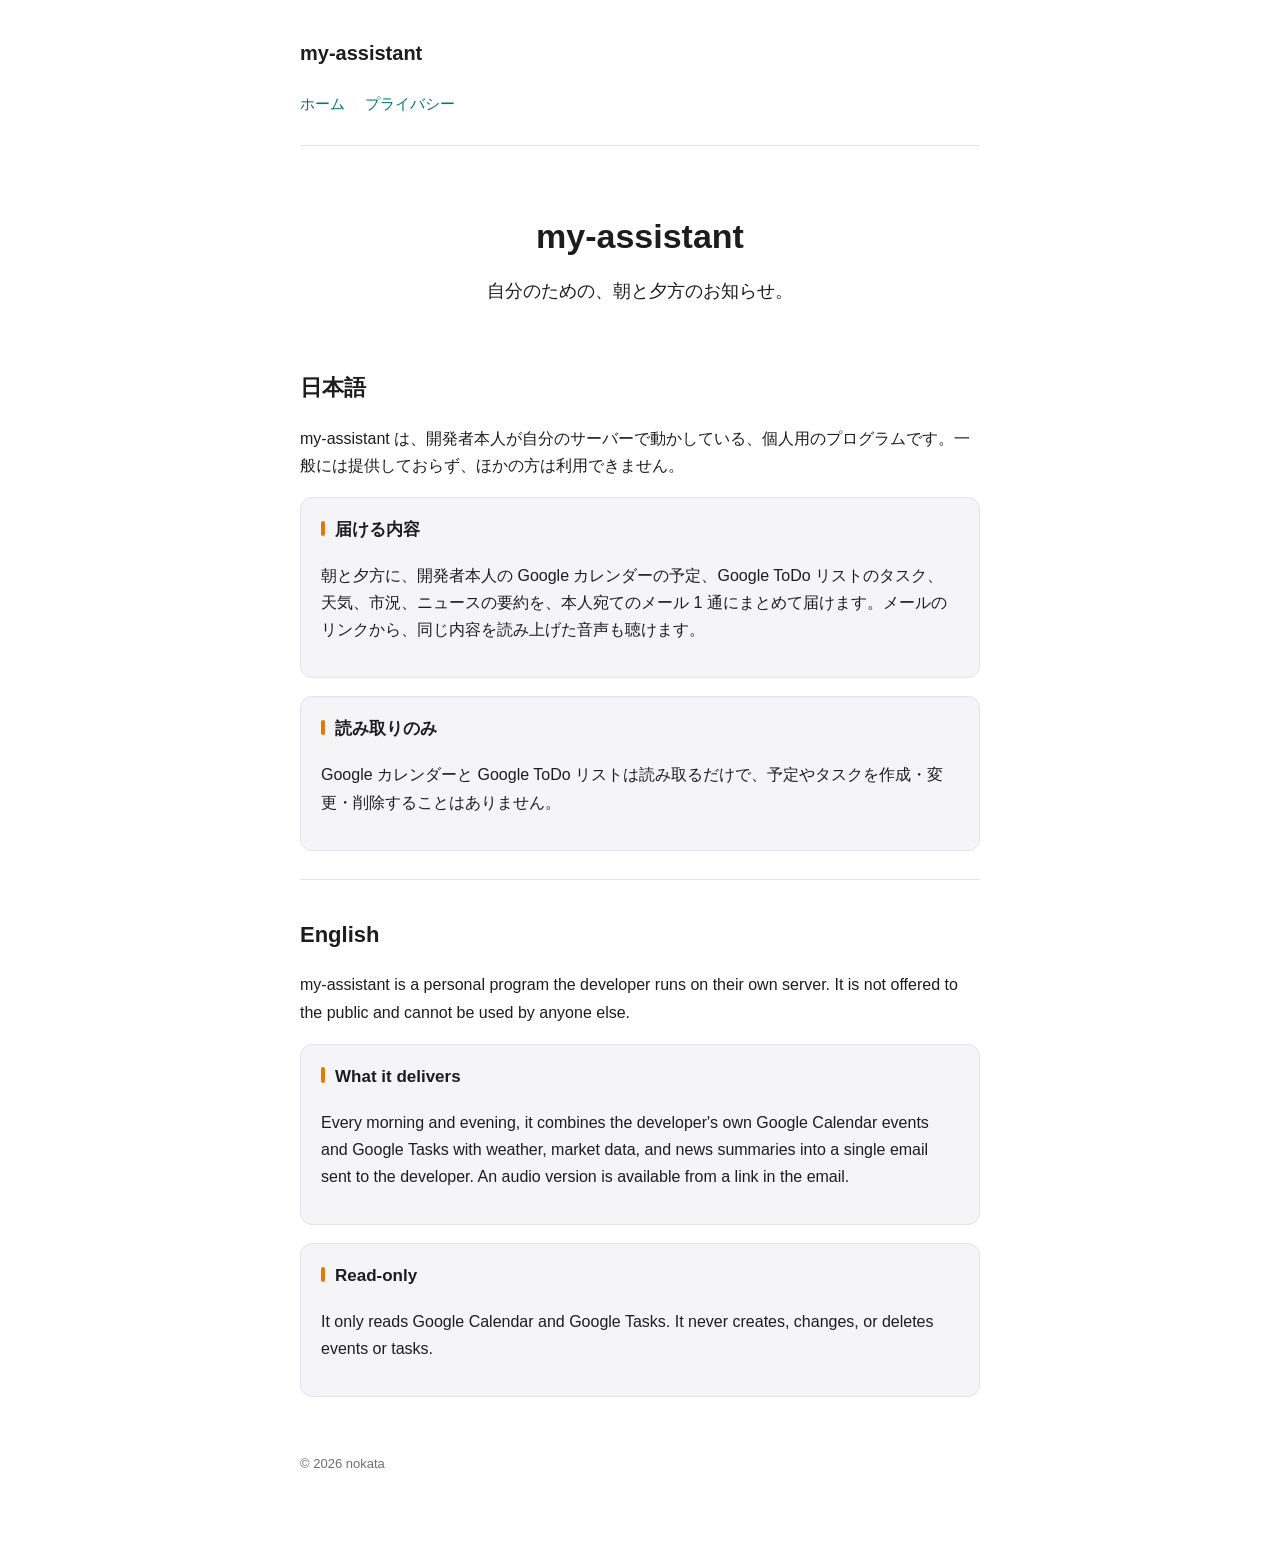
<file: index.html>
<!doctype html>
<html lang="ja">
<head>
<meta charset="utf-8">
<meta name="viewport" content="width=device-width, initial-scale=1">
<title>my-assistant — 個人用の情報配信ツール</title>
<meta name="description" content="my-assistant は、開発者本人のためだけに、予定・タスク・天気・ニュースを毎日メールで届ける個人用のプログラムです。">
<link rel="stylesheet" href="style.css">
</head>
<body>
<div class="wrap">
  <header class="site">
    <h1>my-assistant</h1>
  </header>
  <nav>
    <a href="index.html">ホーム</a>
    <a href="privacy.html">プライバシー</a>
  </nav>
  <hr>

  <div class="hero">
    <h1>my-assistant</h1>
    <p class="lead">自分のための、朝と夕方のお知らせ。</p>
  </div>

  <h2>日本語</h2>
  <p>my-assistant は、開発者本人が自分のサーバーで動かしている、個人用のプログラムです。一般には提供しておらず、ほかの方は利用できません。</p>
  <div class="card">
    <h3>届ける内容</h3>
    <p>朝と夕方に、開発者本人の Google カレンダーの予定、Google ToDo リストのタスク、天気、市況、ニュースの要約を、本人宛てのメール 1 通にまとめて届けます。メールのリンクから、同じ内容を読み上げた音声も聴けます。</p>
  </div>
  <div class="card">
    <h3>読み取りのみ</h3>
    <p>Google カレンダーと Google ToDo リストは読み取るだけで、予定やタスクを作成・変更・削除することはありません。</p>
  </div>

  <hr>

  <h2>English</h2>
  <p>my-assistant is a personal program the developer runs on their own server. It is not offered to the public and cannot be used by anyone else.</p>
  <div class="card">
    <h3>What it delivers</h3>
    <p>Every morning and evening, it combines the developer's own Google Calendar events and Google Tasks with weather, market data, and news summaries into a single email sent to the developer. An audio version is available from a link in the email.</p>
  </div>
  <div class="card">
    <h3>Read-only</h3>
    <p>It only reads Google Calendar and Google Tasks. It never creates, changes, or deletes events or tasks.</p>
  </div>

  <footer>© 2026 nokata</footer>
</div>
</body>
</html>
</file>
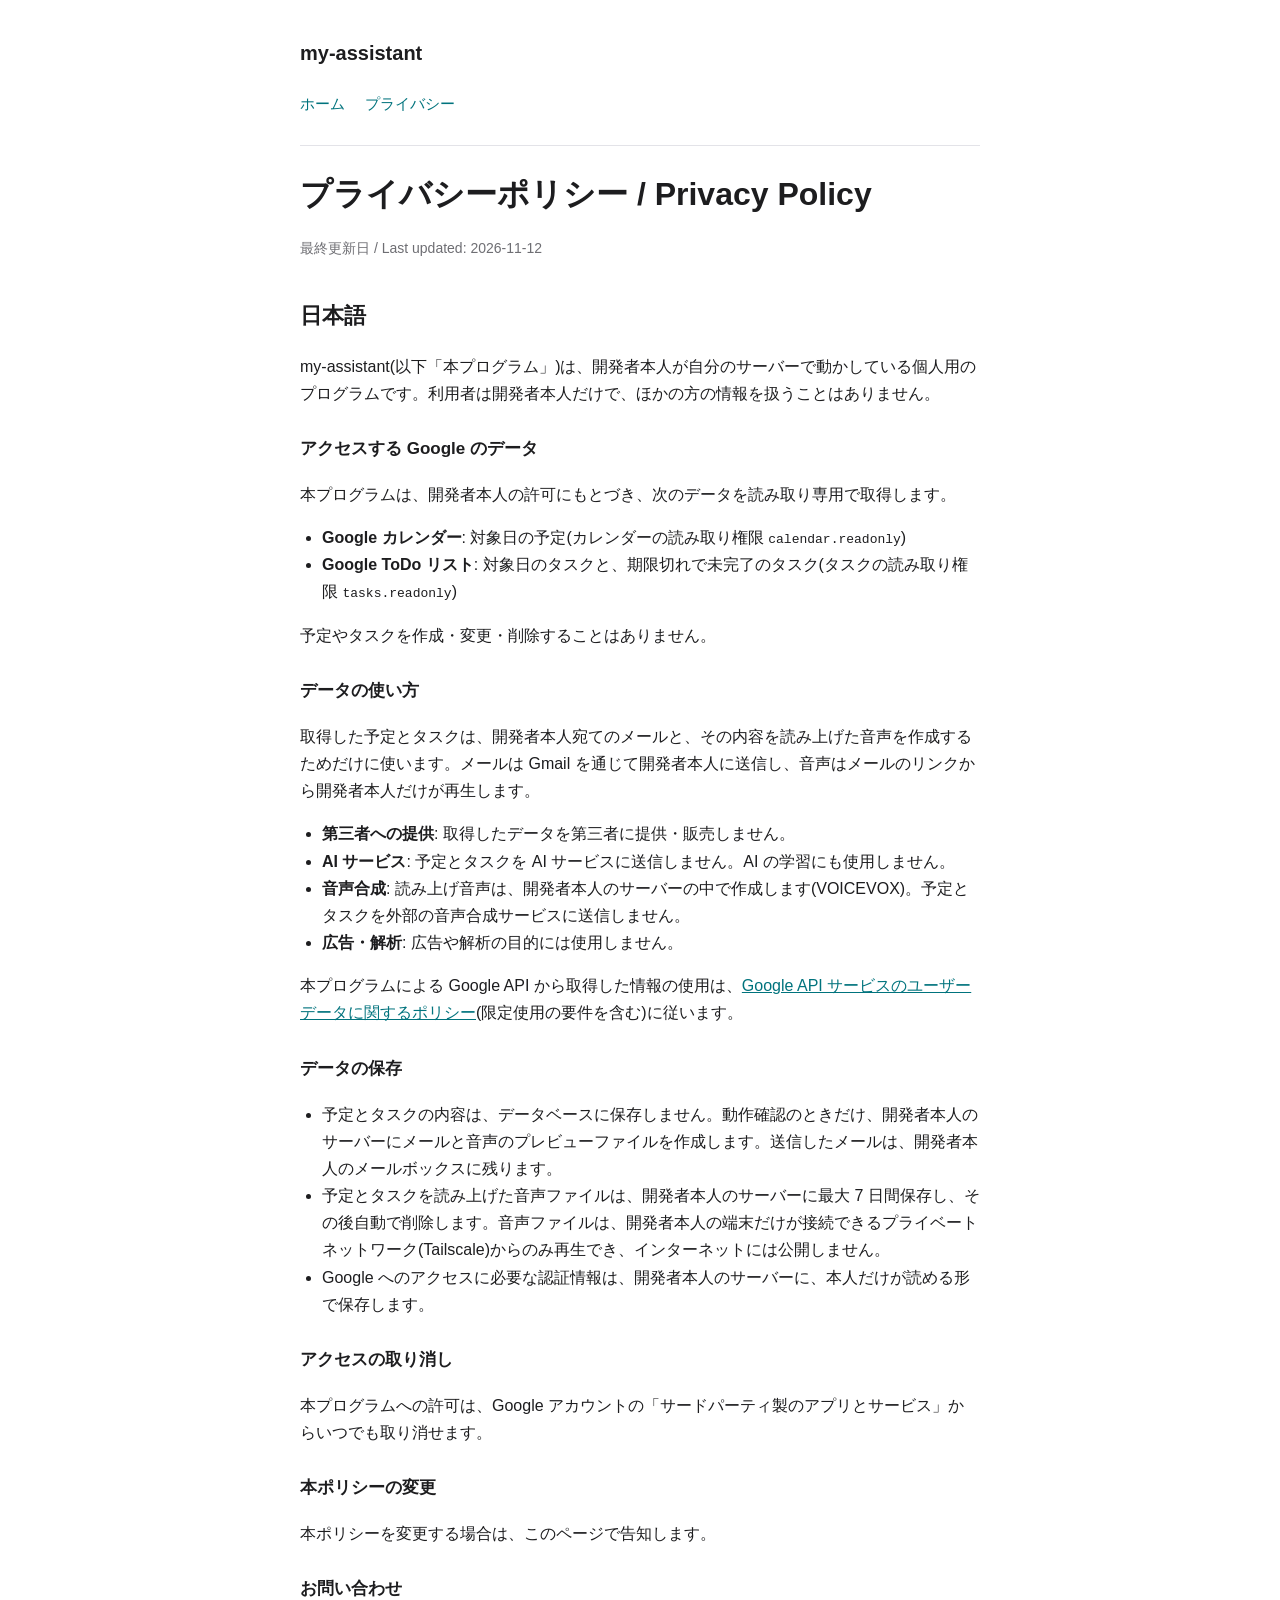
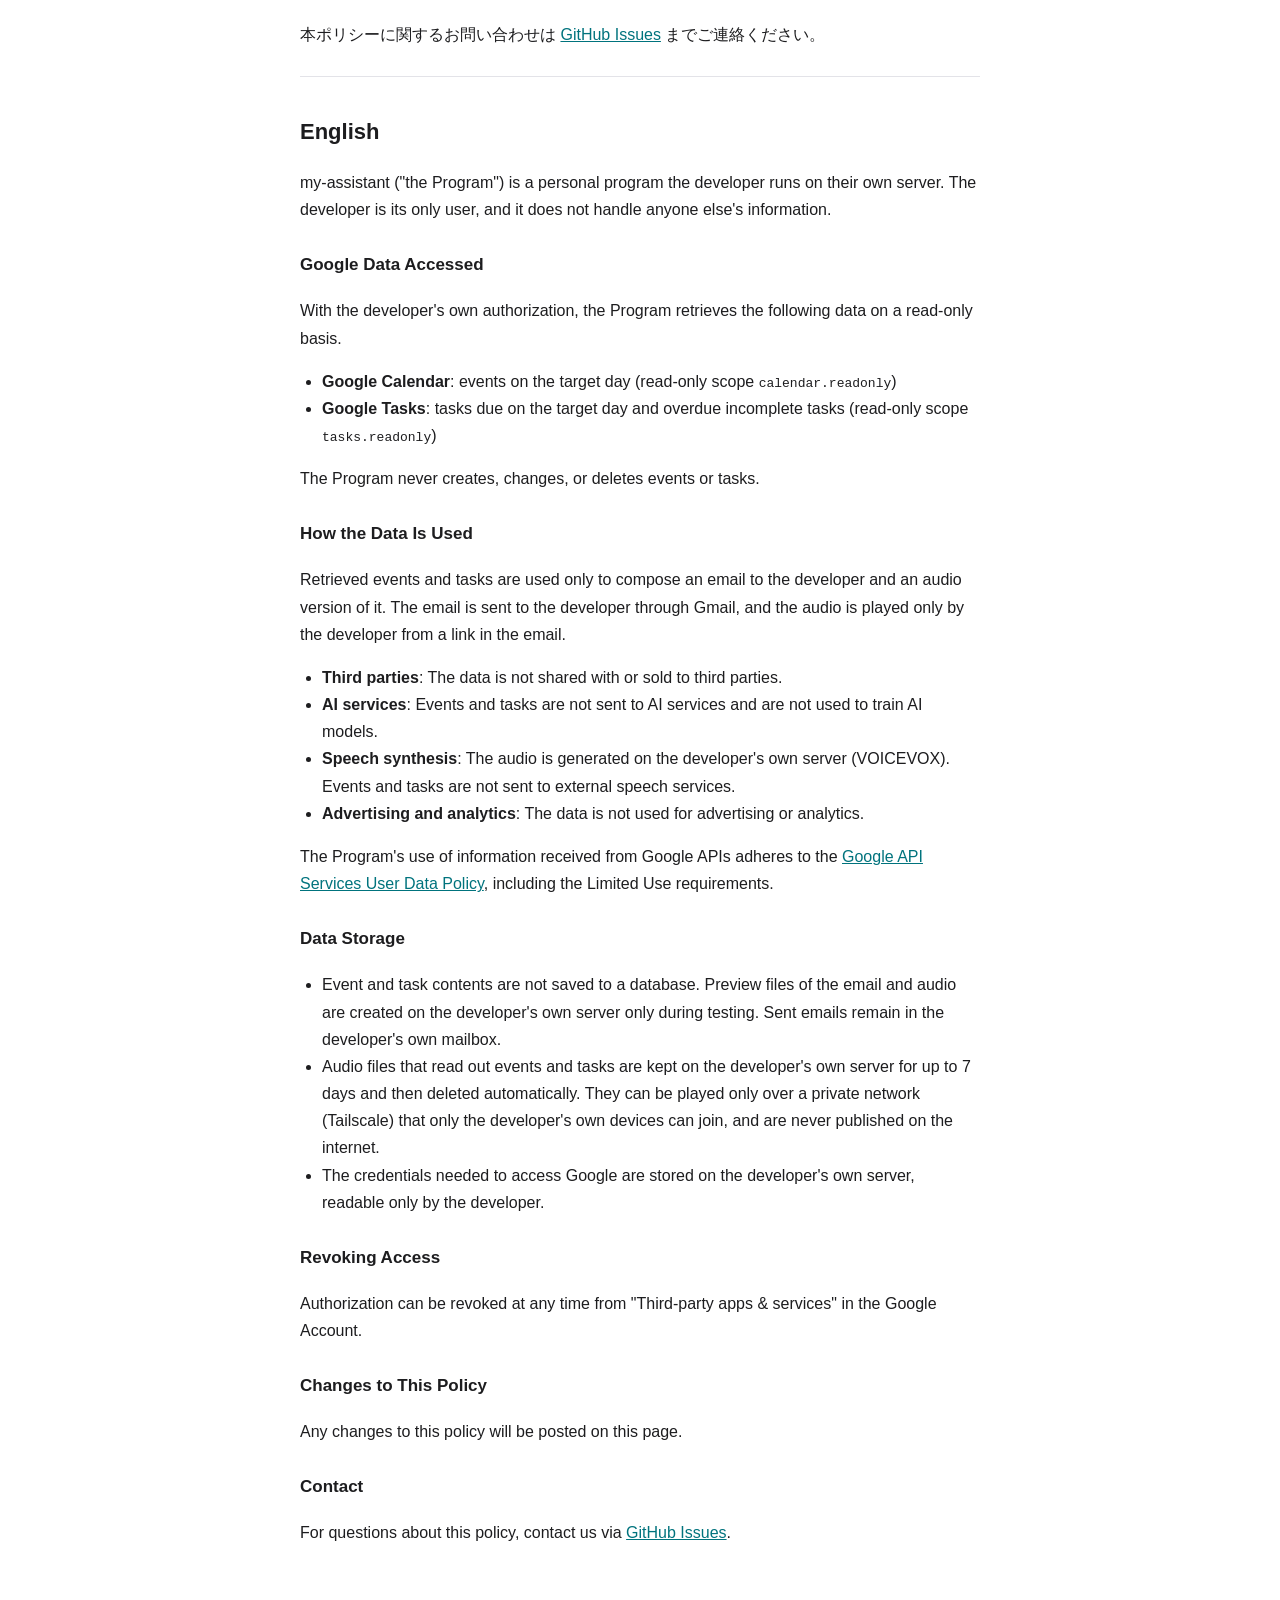
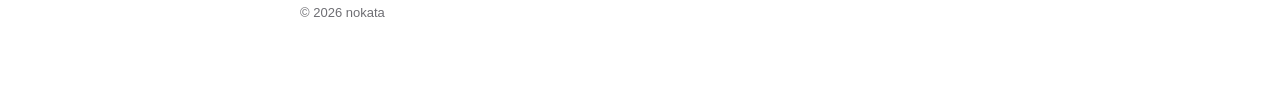
<file: privacy.html>
<!doctype html>
<html lang="ja">
<head>
<meta charset="utf-8">
<meta name="viewport" content="width=device-width, initial-scale=1">
<title>my-assistant — プライバシーポリシー / Privacy Policy</title>
<link rel="stylesheet" href="style.css">
</head>
<body>
<div class="wrap">
  <header class="site">
    <h1>my-assistant</h1>
  </header>
  <nav>
    <a href="index.html">ホーム</a>
    <a href="privacy.html">プライバシー</a>
  </nav>
  <hr>

  <h1>プライバシーポリシー / Privacy Policy</h1>
  <p class="muted">最終更新日 / Last updated: 2026-11-12</p>

  <h2>日本語</h2>
  <p>my-assistant(以下「本プログラム」)は、開発者本人が自分のサーバーで動かしている個人用のプログラムです。利用者は開発者本人だけで、ほかの方の情報を扱うことはありません。</p>

  <h3>アクセスする Google のデータ</h3>
  <p>本プログラムは、開発者本人の許可にもとづき、次のデータを読み取り専用で取得します。</p>
  <ul>
    <li><strong>Google カレンダー</strong>: 対象日の予定(カレンダーの読み取り権限 <code>calendar.readonly</code>)</li>
    <li><strong>Google ToDo リスト</strong>: 対象日のタスクと、期限切れで未完了のタスク(タスクの読み取り権限 <code>tasks.readonly</code>)</li>
  </ul>
  <p>予定やタスクを作成・変更・削除することはありません。</p>

  <h3>データの使い方</h3>
  <p>取得した予定とタスクは、開発者本人宛てのメールと、その内容を読み上げた音声を作成するためだけに使います。メールは Gmail を通じて開発者本人に送信し、音声はメールのリンクから開発者本人だけが再生します。</p>
  <ul>
    <li><strong>第三者への提供</strong>: 取得したデータを第三者に提供・販売しません。</li>
    <li><strong>AI サービス</strong>: 予定とタスクを AI サービスに送信しません。AI の学習にも使用しません。</li>
    <li><strong>音声合成</strong>: 読み上げ音声は、開発者本人のサーバーの中で作成します(VOICEVOX)。予定とタスクを外部の音声合成サービスに送信しません。</li>
    <li><strong>広告・解析</strong>: 広告や解析の目的には使用しません。</li>
  </ul>
  <p>本プログラムによる Google API から取得した情報の使用は、<a href="https://developers.google.com/terms/api-services-user-data-policy">Google API サービスのユーザーデータに関するポリシー</a>(限定使用の要件を含む)に従います。</p>

  <h3>データの保存</h3>
  <ul>
    <li>予定とタスクの内容は、データベースに保存しません。動作確認のときだけ、開発者本人のサーバーにメールと音声のプレビューファイルを作成します。送信したメールは、開発者本人のメールボックスに残ります。</li>
    <li>予定とタスクを読み上げた音声ファイルは、開発者本人のサーバーに最大 7 日間保存し、その後自動で削除します。音声ファイルは、開発者本人の端末だけが接続できるプライベートネットワーク(Tailscale)からのみ再生でき、インターネットには公開しません。</li>
    <li>Google へのアクセスに必要な認証情報は、開発者本人のサーバーに、本人だけが読める形で保存します。</li>
  </ul>

  <h3>アクセスの取り消し</h3>
  <p>本プログラムへの許可は、Google アカウントの「サードパーティ製のアプリとサービス」からいつでも取り消せます。</p>

  <h3>本ポリシーの変更</h3>
  <p>本ポリシーを変更する場合は、このページで告知します。</p>

  <h3>お問い合わせ</h3>
  <p>本ポリシーに関するお問い合わせは <a href="https://github.com/my-assistant-app/my-assistant-app.github.io/issues">GitHub Issues</a> までご連絡ください。</p>

  <hr>

  <h2>English</h2>
  <p>my-assistant ("the Program") is a personal program the developer runs on their own server. The developer is its only user, and it does not handle anyone else's information.</p>

  <h3>Google Data Accessed</h3>
  <p>With the developer's own authorization, the Program retrieves the following data on a read-only basis.</p>
  <ul>
    <li><strong>Google Calendar</strong>: events on the target day (read-only scope <code>calendar.readonly</code>)</li>
    <li><strong>Google Tasks</strong>: tasks due on the target day and overdue incomplete tasks (read-only scope <code>tasks.readonly</code>)</li>
  </ul>
  <p>The Program never creates, changes, or deletes events or tasks.</p>

  <h3>How the Data Is Used</h3>
  <p>Retrieved events and tasks are used only to compose an email to the developer and an audio version of it. The email is sent to the developer through Gmail, and the audio is played only by the developer from a link in the email.</p>
  <ul>
    <li><strong>Third parties</strong>: The data is not shared with or sold to third parties.</li>
    <li><strong>AI services</strong>: Events and tasks are not sent to AI services and are not used to train AI models.</li>
    <li><strong>Speech synthesis</strong>: The audio is generated on the developer's own server (VOICEVOX). Events and tasks are not sent to external speech services.</li>
    <li><strong>Advertising and analytics</strong>: The data is not used for advertising or analytics.</li>
  </ul>
  <p>The Program's use of information received from Google APIs adheres to the <a href="https://developers.google.com/terms/api-services-user-data-policy">Google API Services User Data Policy</a>, including the Limited Use requirements.</p>

  <h3>Data Storage</h3>
  <ul>
    <li>Event and task contents are not saved to a database. Preview files of the email and audio are created on the developer's own server only during testing. Sent emails remain in the developer's own mailbox.</li>
    <li>Audio files that read out events and tasks are kept on the developer's own server for up to 7 days and then deleted automatically. They can be played only over a private network (Tailscale) that only the developer's own devices can join, and are never published on the internet.</li>
    <li>The credentials needed to access Google are stored on the developer's own server, readable only by the developer.</li>
  </ul>

  <h3>Revoking Access</h3>
  <p>Authorization can be revoked at any time from "Third-party apps &amp; services" in the Google Account.</p>

  <h3>Changes to This Policy</h3>
  <p>Any changes to this policy will be posted on this page.</p>

  <h3>Contact</h3>
  <p>For questions about this policy, contact us via <a href="https://github.com/my-assistant-app/my-assistant-app.github.io/issues">GitHub Issues</a>.</p>

  <footer>© 2026 nokata</footer>
</div>
</body>
</html>
</file>
<file: style.css>
:root {
  --bg: #ffffff;
  --fg: #1d1d1f;
  --muted: #6e6e73;
  --accent: #00737D;
  --gold: #E07A00;
  --card: #f5f5f7;
  --border: #e3e3e8;
}
@media (prefers-color-scheme: dark) {
  :root {
    --bg: #0f1220;
    --fg: #f2f2f5;
    --muted: #a1a1aa;
    --accent: #2BB8C2;
    --gold: #FFB81C;
    --card: #181c2e;
    --border: #2a2f45;
  }
}
* { box-sizing: border-box; }
html { -webkit-text-size-adjust: 100%; }
body {
  margin: 0;
  font-family: -apple-system, BlinkMacSystemFont, "Hiragino Kaku Gothic ProN", "Segoe UI", Roboto, sans-serif;
  line-height: 1.7;
  color: var(--fg);
  background: var(--bg);
  -webkit-font-smoothing: antialiased;
}
.wrap { max-width: 720px; margin: 0 auto; padding: 32px 20px 80px; }
header.site { display: flex; align-items: center; gap: 14px; padding: 8px 0 24px; }
header.site img { width: 44px; height: 44px; border-radius: 10px; border: 1px solid var(--border); }
header.site h1 { font-size: 20px; margin: 0; }
nav a { color: var(--accent); text-decoration: none; margin-right: 16px; font-size: 15px; }
nav a:hover { text-decoration: underline; }
hr { border: none; border-top: 1px solid var(--border); margin: 28px 0; }
h1 { line-height: 1.3; }
h2 { font-size: 22px; margin-top: 36px; }
h3 { font-size: 17px; margin-top: 28px; }
a { color: var(--accent); }
.muted { color: var(--muted); font-size: 14px; }
.lead { font-size: 18px; }
.hero { text-align: center; padding: 24px 0 8px; }
.hero img { width: 120px; height: 120px; border-radius: 27px; border: 1px solid var(--border); }
.hero h1 { font-size: 34px; margin: 16px 0 4px; }
.card { background: var(--card); border: 1px solid var(--border); border-radius: 12px; padding: 18px 20px; margin: 18px 0; }
.card h3 { margin-top: 0; }
.card h3::before { content: ""; display: inline-block; width: 4px; height: 0.9em; border-radius: 2px; background: var(--gold); margin-right: 10px; vertical-align: -0.05em; }
ul, ol { padding-left: 22px; }
footer { margin-top: 56px; color: var(--muted); font-size: 13px; }
</file>
